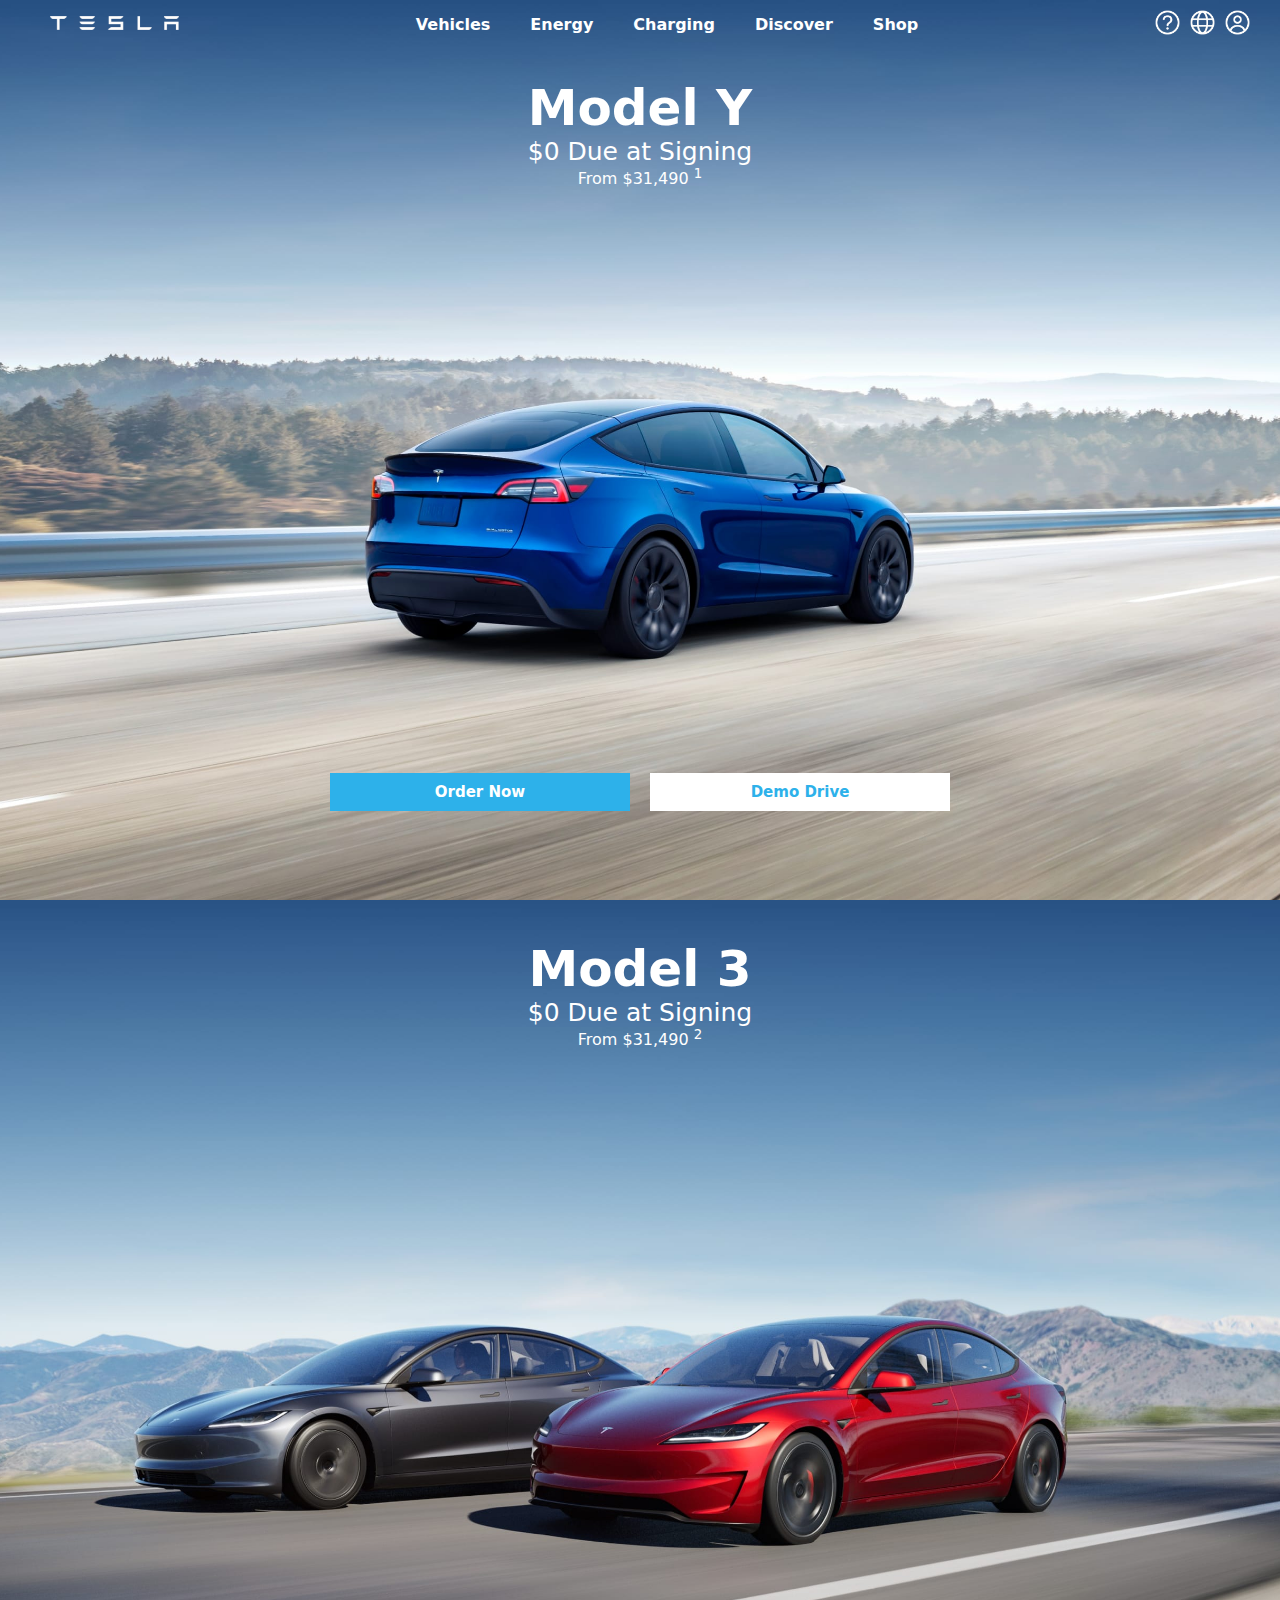
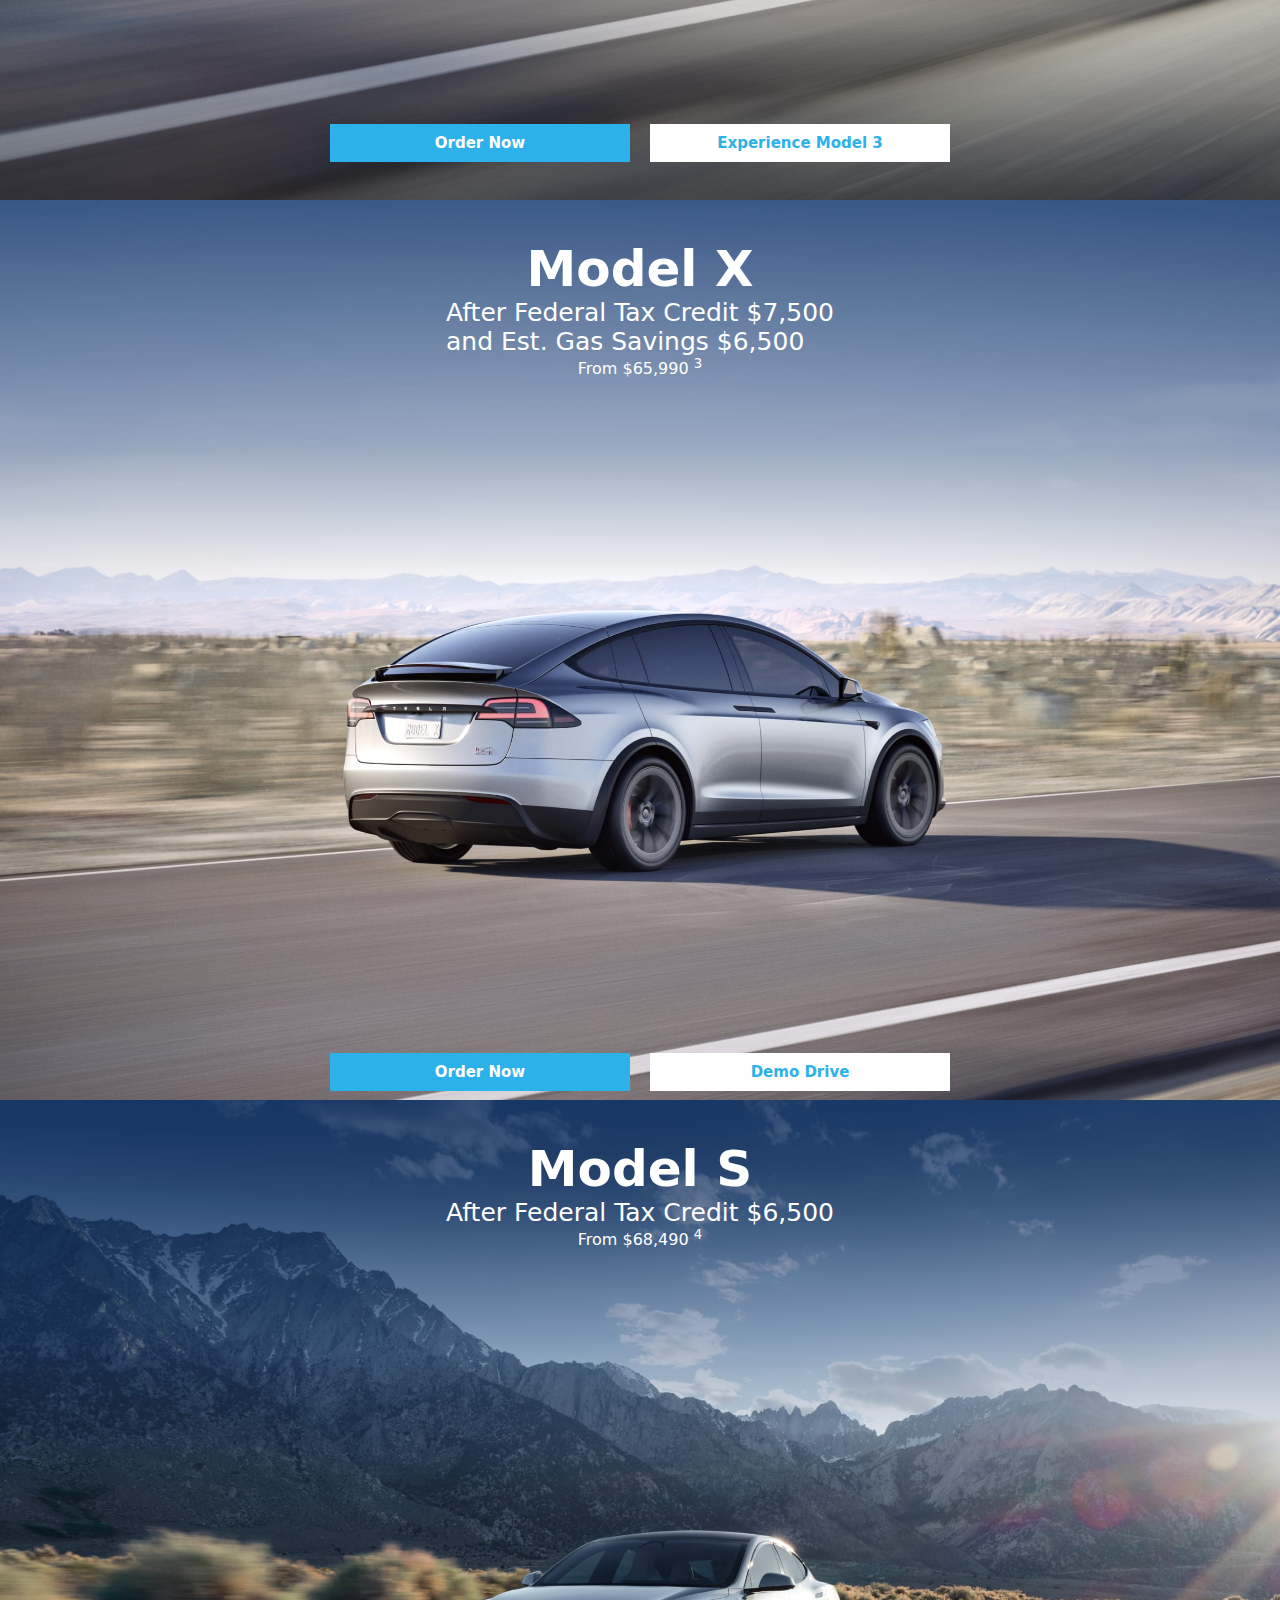
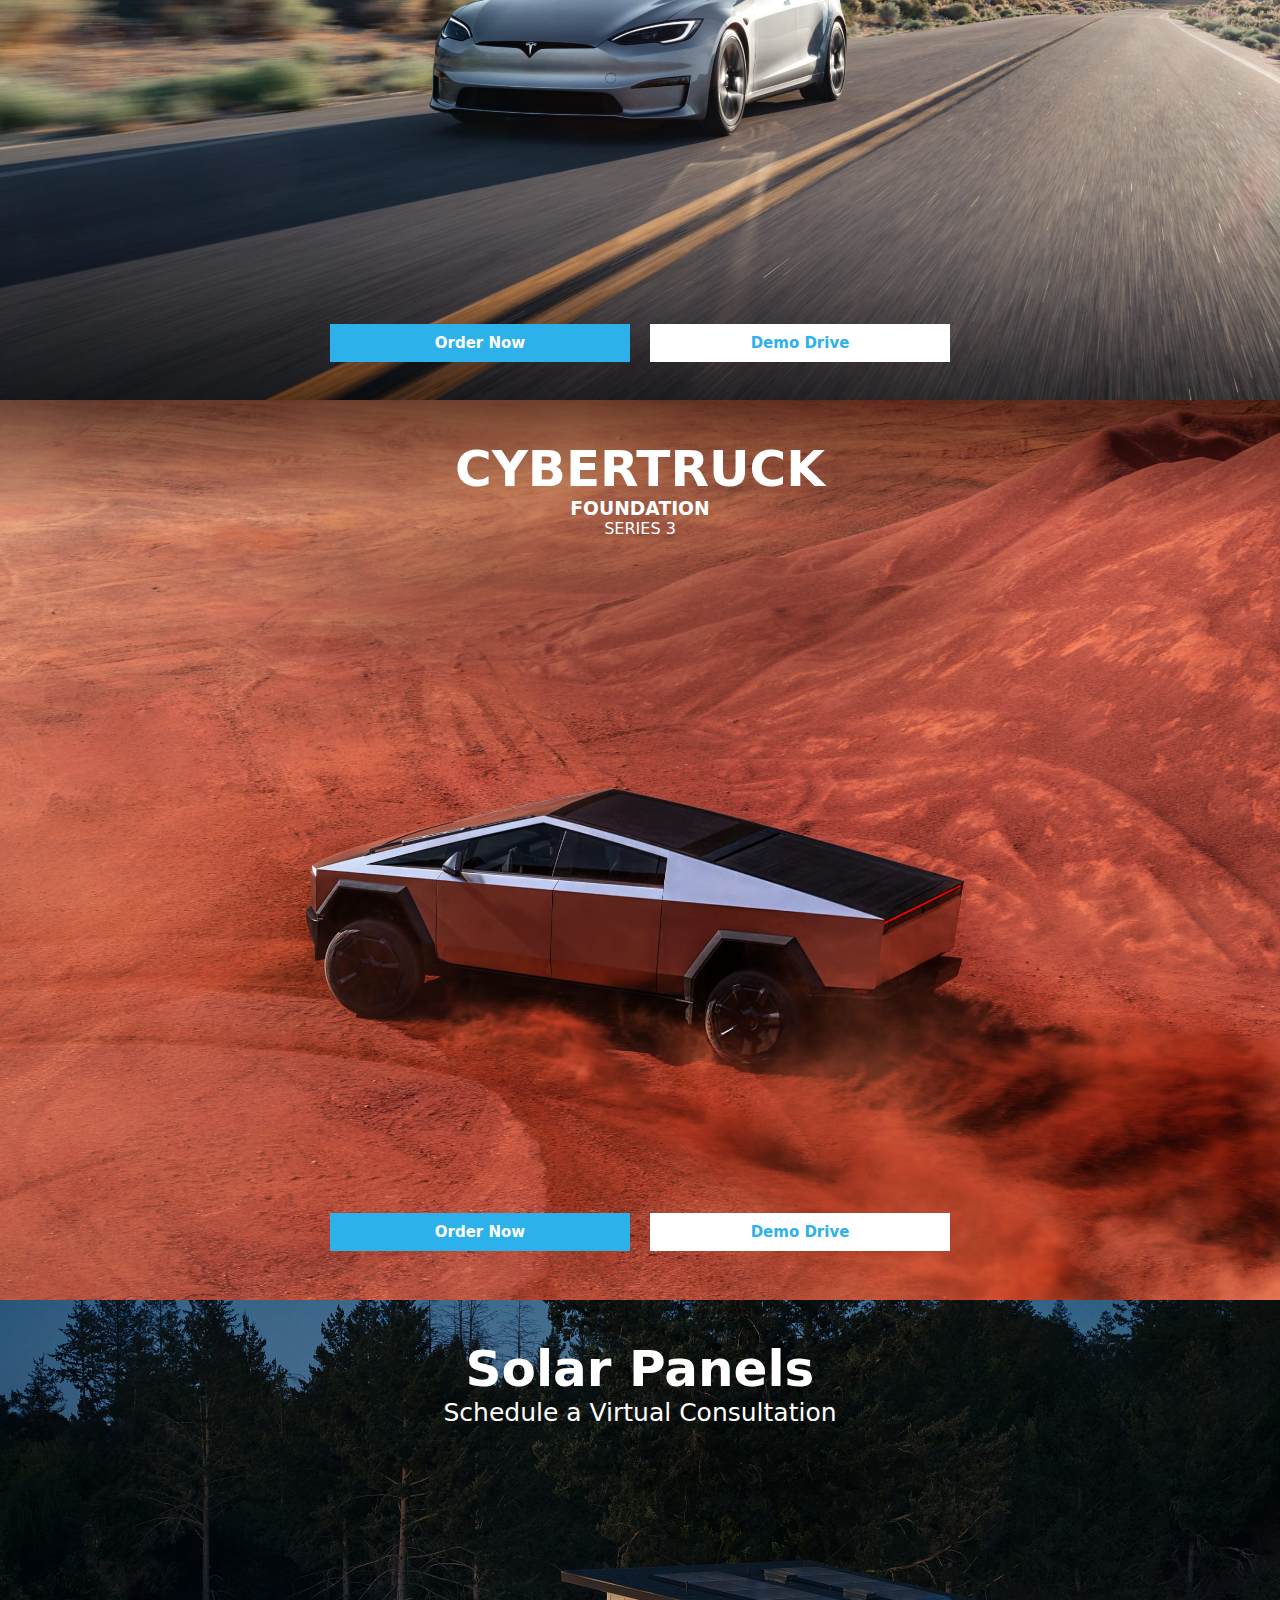
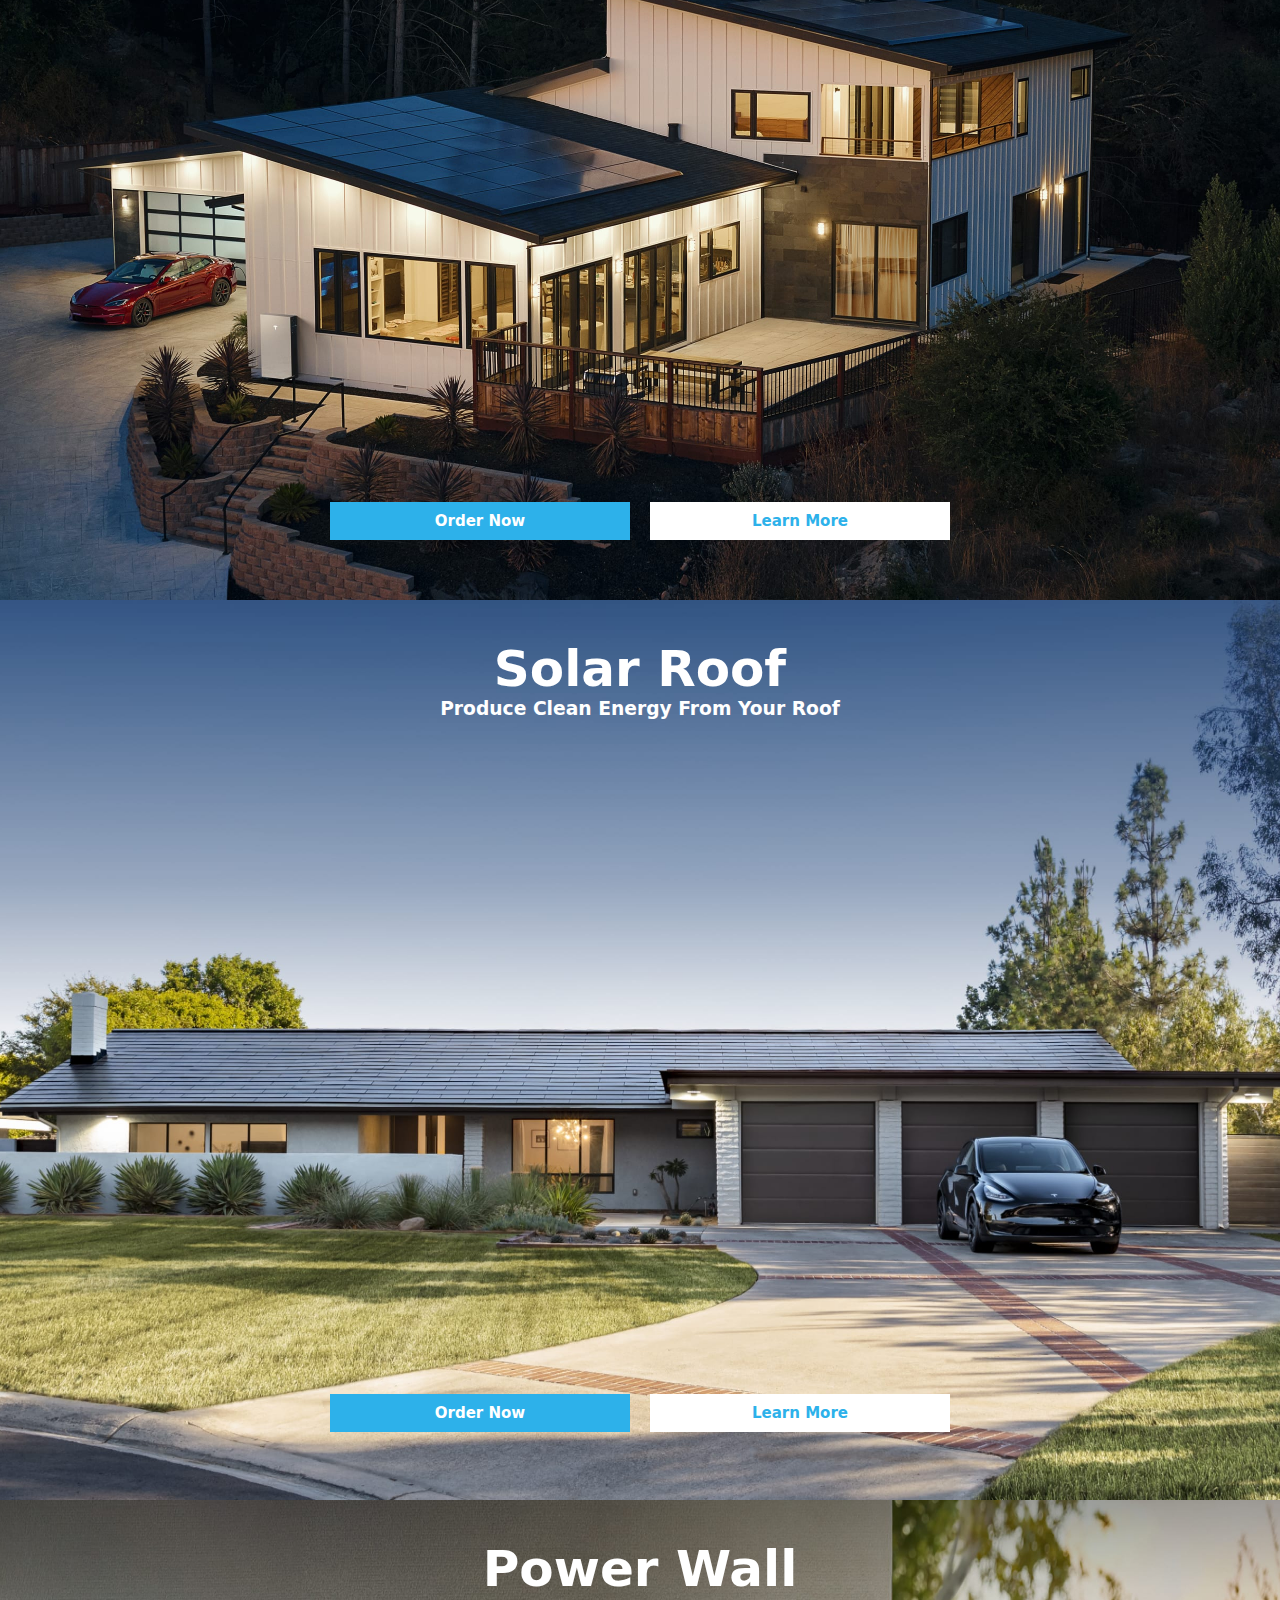
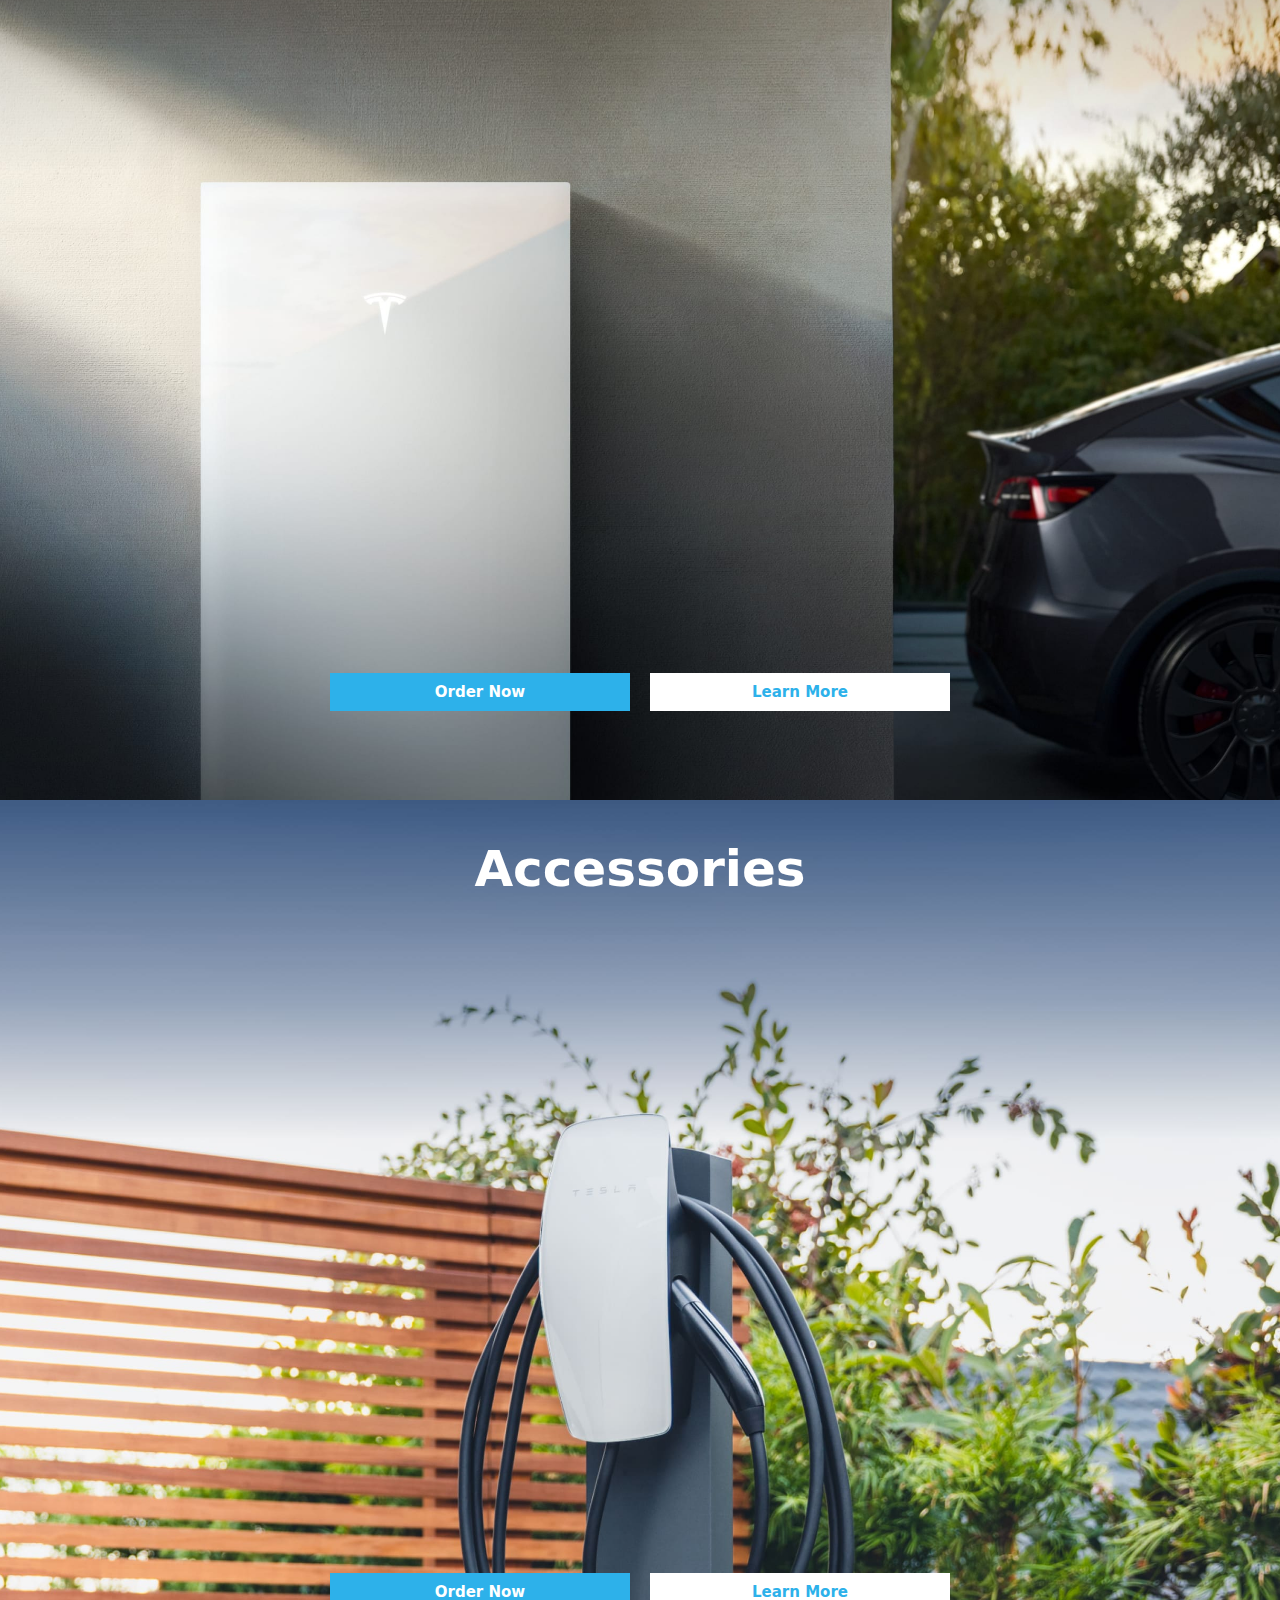
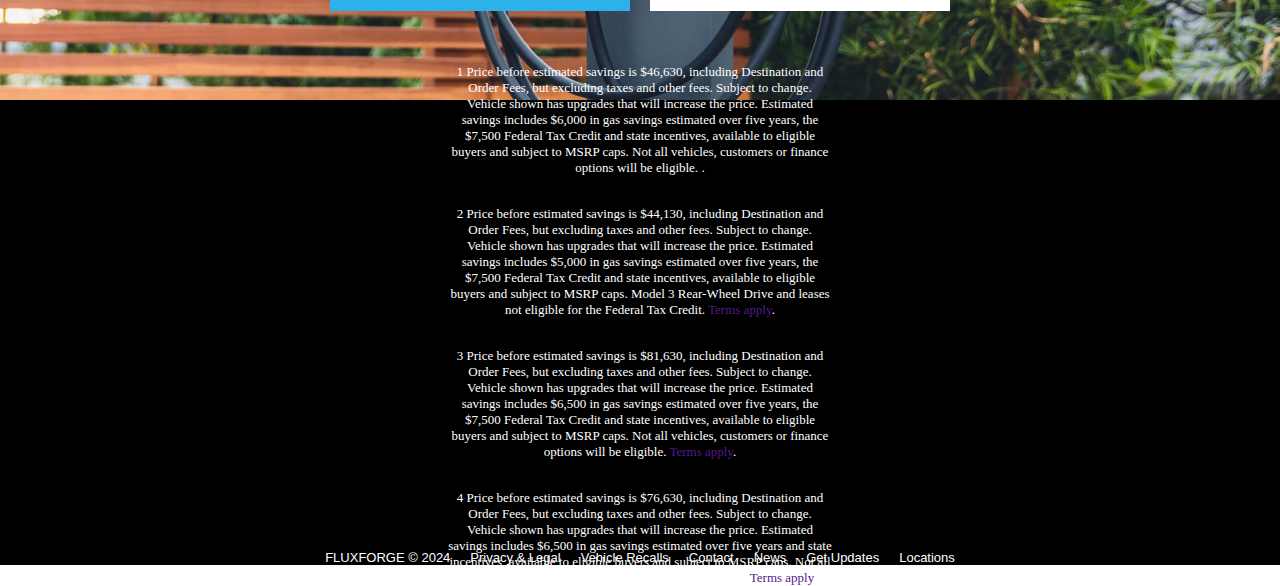
<file: index.html>
<!DOCTYPE html>
<html lang="en">
<head>
    <meta charset="UTF-8">
    <meta name="viewport" content="width=device-width, initial-scale=1.0">
    <title>Document</title>
    <link rel="stylesheet" href="style.css">
</head>
<body>
    <section>
        <nav>
            <div>
                <abbr title="Siddiqah Global Resources"><img src="Image/TESLA.png" alt="" width="149" class="tesla"></abbr>
            </div>
            <div class="li">
                <a href=""><li class="v1">Vehicles</li></a>
                <a href=""><li>Energy</li></a>
                <a href=""><li>Charging</li></a>
                <a href=""><li>Discover</li></a>
                <a href=""><li>Shop</li></a>
            </div>
            <div class="img">
                    <a href=""><img src="Image/FAQ.png" alt="" width="25"></a>
                    <a href=""><img src="Image/WEB.png" alt="" width="25"></a>
                    <a href="login.html"><img src="Image/contact.png" alt="" width="25"></a>
            </div>
        </nav>

        <div class="section">
            <h1>Model Y</h1>
            <a href="">$0 Due at Signing </a>
            <p>From $31,490 <sup>1</sup></p>
        </div>

        <div class="hero">
            <button class="Order">
                Order Now
            </button>
            <button class="Demo">
                Demo Drive
            </button>
        </div>
    </section>

    <section class="model3">
        <div class="section">
            <h1>Model 3</h1>
            <a href="">$0 Due at Signing </a>
            <p>From $31,490 <sup>2</sup></p>
        </div>

        <div class="button">
            <button class="Order">
                Order Now
            </button>
            <button class="Demo">
                Experience Model 3
            </button>
        </div>
    </section>

    <section class="modelX">
        <div class="section">
            <h1>Model X</h1>
            <a href="">After Federal Tax Credit $7,500 <br>
                and Est. Gas Savings $6,500</a>
            <p>From $65,990 <sup>3</sup></p>
        </div>

        <div class="button">
            <button class="Order">
                Order Now
            </button>
            <button class="Demo">
                Demo Drive
            </button>
        </div>
    </section>

    <section class="modelS">
        <div class="section">
            <h1>Model S</h1>
            <a href="">After Federal Tax Credit $6,500</a>
            <p>From $68,490 <sup>4</sup></p>
        </div>

        <div class="button">
            <button class="Order">
                Order Now
            </button>
            <button class="Demo">
                Demo Drive
            </button>
        </div>
    </section>

    <section class="cybertruck">
        <div class="section">
            <h1>CYBERTRUCK</h1>
            <h3>FOUNDATION</h3>
            <p>SERIES 3</p>
        </div>

        <div class="button">
            <button class="Order">
                Order Now
            </button>
            <button class="Demo">
                Demo Drive
            </button>
        </div>
    </section>

    <section class="power">
        <div class="section">
            <h1>Solar Panels</h1>
            <a href="">Schedule a Virtual Consultation</a>
        </div>

        <div class="button">
            <button class="Order">
                Order Now
            </button>
            <button class="Demo">
                Learn More
            </button>
        </div>
    </section>

    <section class="roof">
        <div class="section">
            <h1>Solar Roof</h1>
            <h3>Produce Clean Energy From Your Roof</h3>
        </div>

        <div class="button">
            <button class="Order">
                Order Now
            </button>
            <button class="Demo">
                Learn More
            </button>
        </div>
    </section>

    <section class="wall">
        <div class="section">
            <h1>Power Wall</h1>
        <div class="button">
            <button class="Order">
                Order Now
            </button>
            <button class="Demo">
                Learn More
            </button>
        </div>
    </section>

    <section class="access">
        <div class="section">
            <h1>Accessories</h1>
        <div class="button">
            <button class="Order">
                Order Now
            </button>
            <button class="Demo">
                Learn More
            </button>
        </div>
    </section>

        <div class="part">
            <div>
                <p>
                    1 Price before estimated savings is $46,630, including Destination and Order Fees, but excluding taxes and other fees. Subject to change. Vehicle shown has upgrades that will increase the price. Estimated savings includes $6,000 in gas savings estimated over five years, the $7,500 Federal Tax Credit and state incentives, available to eligible buyers and subject to MSRP caps. Not all vehicles, customers or finance options will be eligible. <a href=""></a>.
                </p>
            </div>
            <div>
                <p>
                2 Price before estimated savings is $44,130, including Destination and Order Fees, but excluding taxes and other fees. Subject to change. Vehicle shown has upgrades that will increase the price. Estimated savings includes $5,000 in gas savings estimated over five years, the $7,500 Federal Tax Credit and state incentives, available to eligible buyers and subject to MSRP caps. Model 3 Rear-Wheel Drive and leases not eligible for the Federal Tax Credit. <a href="">Terms apply</a>.
                </p>
            </div>
            <div>
                <p>
                    3 Price before estimated savings is $81,630, including Destination and Order Fees, but excluding taxes and other fees. Subject to change. Vehicle shown has upgrades that will increase the price. Estimated savings includes $6,500 in gas savings estimated over five years, the $7,500 Federal Tax Credit and state incentives, available to eligible buyers and subject to MSRP caps. Not all vehicles, customers or finance options will be eligible. <a href="">Terms apply</a>.
                </p>
            </div>
            <div>
                <p>
                    4 Price before estimated savings is $76,630, including Destination and Order Fees, but excluding taxes and other fees. Subject to change. Vehicle shown has upgrades that will increase the price. Estimated savings includes $6,500 in gas savings estimated over five years and state incentives, available to eligible buyers and subject to MSRP caps. Not all vehicles, customers or finance options will be eligible. <a href="">Terms apply</a>.
                </p>
            </div>
        </div>

        <footer>
            <li> FLUXFORGE &copy; 2024</li>
            <li>Privacy & Legal</li>
            <li>Vehicle Recalls</li>
            <li>Contact</li>
            <li>News</li>
            <li>Get Updates</li>
            <li>Locations</li>
        </footer>
</body>
</html>
</file>
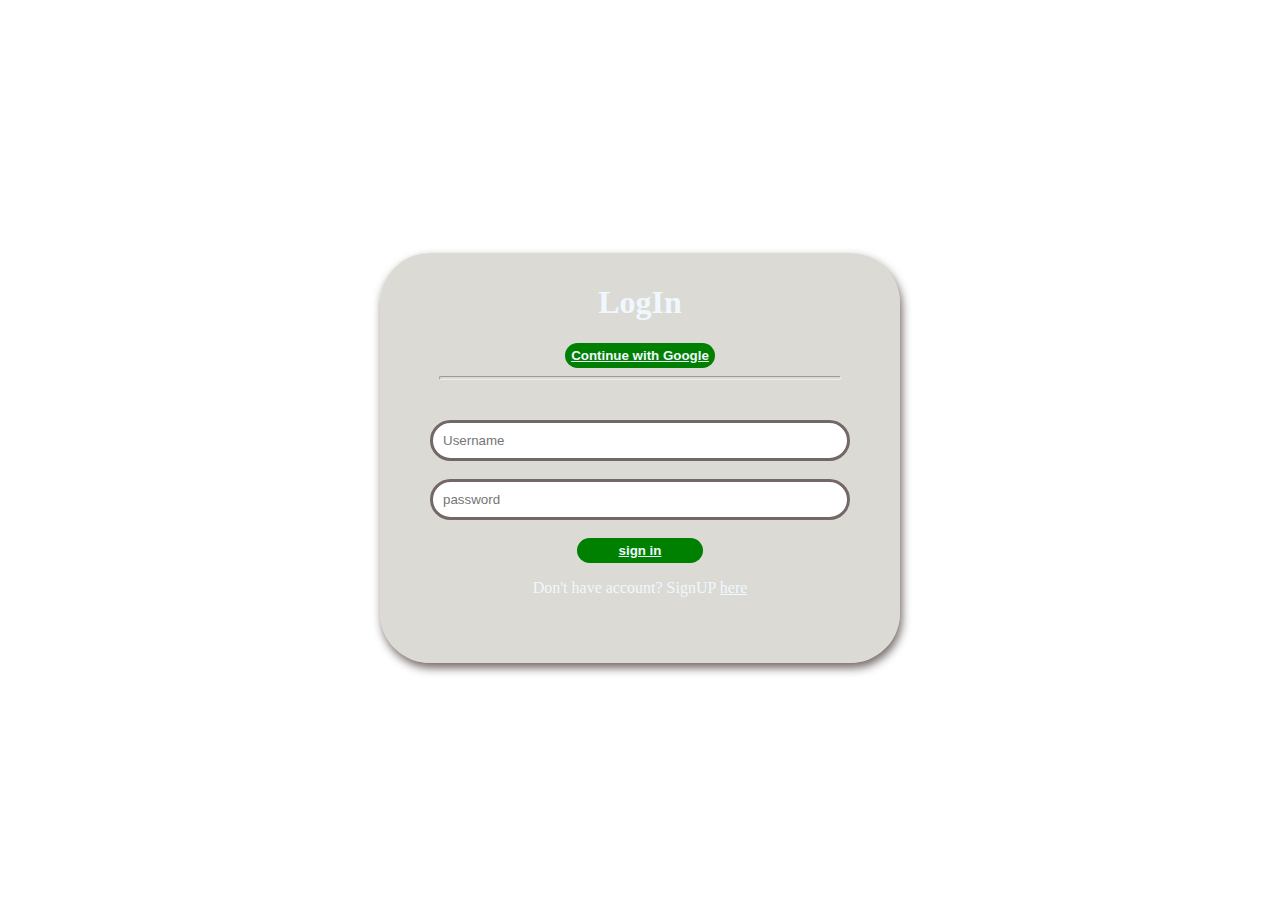
<file: login.html>
<!DOCTYPE html>
<html lang="en">
<head>
    <meta charset="UTF-8">
    <meta name="viewport" content="width=device-width, initial-scale=1.0">
    <title>Document</title>
</head>
<body>

    <section style="box-shadow: 2px 5px 10px rgb(116, 103, 103); background-color:rgba(192, 190, 182, 0.571); border-radius: 50px; width: 500px; margin:20% auto ; padding: 10px;">
        <center>
            <div>
                <div>
                    <h1 style="color: aliceblue;">LogIn</h1>
                    <button style="background-color: green; color: white; width: 30%; padding: 5px; border-radius: 30px; border: none;"><a href="https://accounts.google.com/AccountChooser/signinchooser?service=CPanel&ddm=0&flowName=GlifWebSignIn&flowEntry=AccountChooser" style="color: aliceblue; text-align: center; font-weight: bold;">Continue with Google</a></button>
                    <hr style="width: 80%; color: white; height: 2px; border-radius: 30px;">
                </div>
                <div>
                    <form action="" class="form" style="margin: 20px;padding: 20px; display: flex; flex-direction: column;">
                        <input type="text" required placeholder="Username" style="border: 3px solid rgb(116, 103, 103); border-radius: 50px;padding: 10px;"><br> 
                        <input type="password" required name="" id="" placeholder="password" style="border: 3px solid rgb(116, 103, 103); border-radius: 50px; padding: 10px;"><br>
                        <button style="background-color: green; color: white; width: 30%; padding: 5px; border-radius: 30px; border: none; align-items: center; margin: auto;"><a href="index.html" style="color:aliceblue; font-weight: bold;">sign in</a></button>
                        <p style="color: aliceblue;">Don't have account? SignUP <a href="signup.html" style="color: aliceblue;">here</a></p>
                        
                    </form>
                </div>
            </div>
        </center>
    </section>
</body>
</html>
</file>
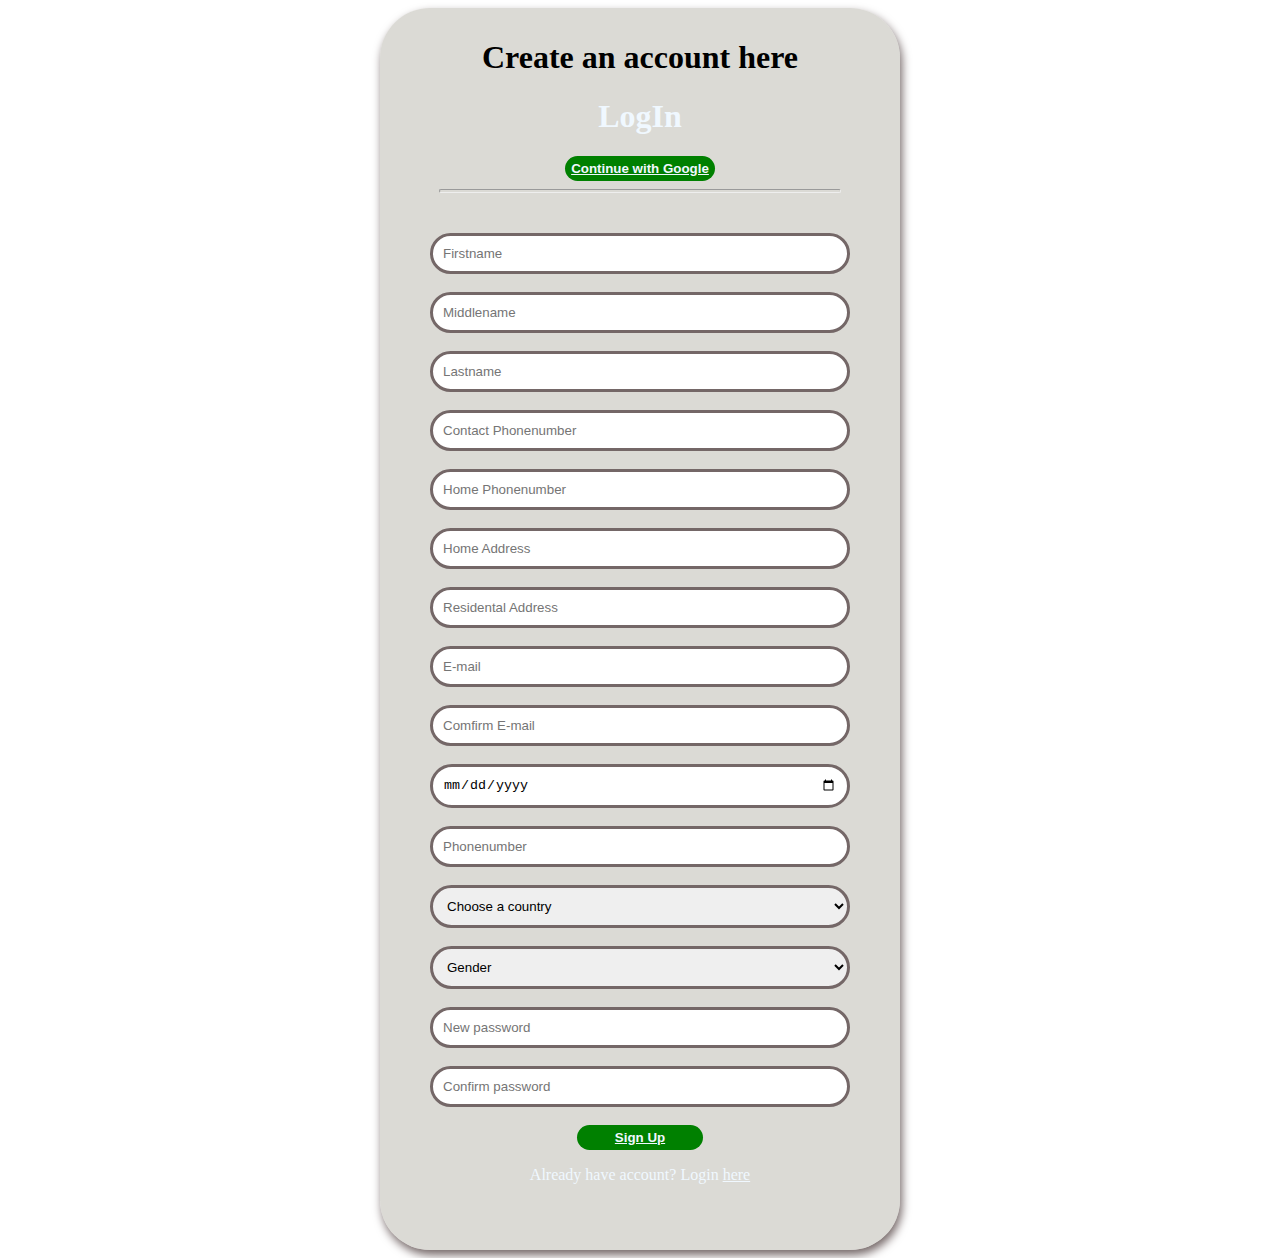
<file: signup.html>
<!DOCTYPE html>
<html lang="en">
<head>
    <meta charset="UTF-8">
    <meta name="viewport" content="width=device-width, initial-scale=1.0">
    <title>Document</title>
</head>
<body>
    <center>
        <section style="box-shadow: 2px 5px 10px rgb(116, 103, 103); background-color: rgba(192, 190, 182, 0.571); border-radius: 50px; width: 500px; margin:auto ; padding: 10px;">
            <div>
                <h1>Create an account here </h1>
                <div>
                    <h1 style="color: aliceblue;">LogIn</h1>
                    <button style="background-color: green; color: white; width: 30%; padding: 5px; border-radius: 30px; border: none;"><a href="https://accounts.google.com/AccountChooser/signinchooser?service=CPanel&ddm=0&flowName=GlifWebSignIn&flowEntry=AccountChooser" style="color: aliceblue; text-align: center; font-weight: bold;">Continue with Google</a></button>
                    <hr style="width: 80%; color: white; height: 2px; border-radius: 30px;">
                </div>
            </div>

            <div>
                <form action="" class="form" style="margin: 20px;padding: 20px; display: flex; flex-direction: column;">
                    <input type="text" placeholder="Firstname" style="border: 3px solid rgb(116, 103, 103); border-radius: 50px;padding: 10px;" required><br>
                    <input type="text" placeholder="Middlename" style="border: 3px solid rgb(116, 103, 103); border-radius: 50px;padding: 10px;" required><br>
                    <input type="text" placeholder="Lastname" style="border: 3px solid rgb(116, 103, 103); border-radius: 50px;padding: 10px;" required><br>
                    <input type="tel" placeholder="Contact Phonenumber" style="border: 3px solid rgb(116, 103, 103); border-radius: 50px;padding: 10px;" required><br>
                    <input type="tel" placeholder="Home Phonenumber" style="border: 3px solid rgb(116, 103, 103); border-radius: 50px;padding: 10px;" required><br>
                    <input type="text" placeholder="Home Address" style="border: 3px solid rgb(116, 103, 103); border-radius: 50px;padding: 10px;" required><br>
                    <input type="text" placeholder="Residental Address" style="border: 3px solid rgb(116, 103, 103); border-radius: 50px;padding: 10px;" required><br>
                    <input type="email" placeholder="E-mail" style="border: 3px solid rgb(116, 103, 103); border-radius: 50px;padding: 10px;" required><br>
                    <input type="email" placeholder="Comfirm E-mail" style="border: 3px solid rgb(116, 103, 103); border-radius: 50px;padding: 10px;" required><br>
                    <input type="date" placeholder="Date of Birth" style="border: 3px solid rgb(116, 103, 103); border-radius: 50px;padding: 10px;" required><br>
                    <input type="tel" placeholder="Phonenumber" style="border: 3px solid rgb(116, 103, 103); border-radius: 50px;padding: 10px;" required><br>

                    <select id="country" name="country" style="border: 3px solid rgb(116, 103, 103); border-radius: 50px;padding: 10px;" required>
                            <option value="">Choose a country</option>
                            <option value="argentina">Argentina</option>
                            <option value="australia">Australia</option>
                            <option value="brazil">Brazil</option>
                            <option value="canada">Canada</option>
                            <option value="china">China</option>
                            <option value="colombia">Colombia</option>
                            <option value="denmark">Denmark</option>
                            <option value="egypt">Egypt</option>
                            <option value="finland">Finland</option>
                            <option value="france">France</option>
                            <option value="germany">Germany</option>
                            <option value="greece">Greece</option>
                            <option value="india">India</option>
                            <option value="indonesia">Indonesia</option>
                            <option value="iran">Iran</option>
                            <option value="iraq">Iraq</option>
                            <option value="ireland">Ireland</option>
                            <option value="israel">Israel</option>
                            <option value="italy">Italy</option>
                            <option value="japan">Japan</option>
                            <option value="kenya">Kenya</option>
                            <option value="malaysia">Malaysia</option>
                            <option value="mexico">Mexico</option>
                            <option value="morocco">Morocco</option>
                            <option value="netherlands">Netherlands</option>
                            <option value="new-zealand">New Zealand</option>
                            <option value="nigeria">Nigeria</option>
                            <option value="norway">Norway</option>
                            <option value="pakistan">Pakistan</option>
                            <option value="peru">Peru</option>
                            <option value="philippines">Philippines</option>
                            <option value="poland">Poland</option>
                            <option value="portugal">Portugal</option>
                            <option value="qatar">Qatar</option>
                            <option value="russia">Russia</option>
                            <option value="saudi-arabia">Saudi Arabia</option>
                            <option value="singapore">Singapore</option>
                            <option value="south-africa">South Africa</option>
                            <option value="south-korea">South Korea</option>
                            <option value="spain">Spain</option>
                            <option value="sweden">Sweden</option>
                            <option value="switzerland">Switzerland</option>
                            <option value="thailand">Thailand</option>
                            <option value="turkey">Turkey</option>
                            <option value="ukraine">Ukraine</option>
                            <option value="uae">United Arab Emirates</option>
                            <option value="uk">United Kingdom</option>
                            <option value="usa">United States</option>
                            <option value="vietnam">Vietnam</option>
                            <option value="zimbabwe">Zimbabwe</option>
                    </select><br>

                    <select name="" id="" style="border: 3px solid rgb(116, 103, 103); border-radius: 50px;padding: 10px;" required>
                            <option value="">Gender</option>
                            <option value="">Male</option>
                            <option value="">Female</option>
                            <option value=""> Custom</option>
                            <option value="">Rather not say</option>
                            <option value="">Born with Male Genter</option>
                            <option value="">Born with Female Genter</option>
                            <option value="">Gay</option>
                            <option value="">Lesbian</option>
                            <option value="">Transgender</option>
                            <option value="">Cross Dresser</option>

                    </select><br>

                        <input type="password" pattern="[a-z0-5]{8,}" placeholder="New password" style="border: 3px solid rgb(116, 103, 103); border-radius: 50px;padding: 10px;" required><br>
                        <input type="password" placeholder="Confirm password" style="border: 3px solid rgb(116, 103, 103); border-radius: 50px;padding: 10px;" required><br>

                        <button style="background-color: green; color: white; width: 30%; padding: 5px; border-radius: 30px; border: none; align-items: center; margin: auto;"><a href="login.html" style="color:aliceblue; font-weight: bold;">Sign Up</a></button>
                        <p style="color: aliceblue;">Already have account? Login <a href="login.html" style="color: aliceblue;">here</a></p>
                </form>
            </div>
        </section>
</center>
</body>
</html>
</file>
<file: style.css>
*{
    margin: 0;
    padding: 0;
    box-sizing: border-box;
}

section{
    background:  url(Image/Homepage-Model-Y-Desktop-US-v2.png)
    no-repeat center center;
    background-size: cover;
    height: 100vh;
}


.tesla{
    display: inline-flex;
    padding-left: 20px;
    color: white;
}

nav{
    /* list-style: none; */
    display: flex;
    justify-content: space-between;
    align-items: center;
    padding-top: 10px;
    padding-left: 30px;
    color: white;
    font-weight: bold;
    font-family: system-ui, -apple-system, BlinkMacSystemFont, 'Segoe UI', Roboto, Oxygen, Ubuntu, Cantarell, 'Open Sans', 'Helvetica Neue', sans-serif;
}
.li{
    display: flex;
    list-style: none;
    gap: 40px;
    color: white;
    text-decoration: none;
}

.li a{
    color: white;
    text-decoration: none;
}

a{
    text-decoration: none;
}

/* .li a:hover{
    padding: 10px;
    background-color: #9cabaf;
    border-radius: 10px;
} */

.img{
    display: flex;
    justify-content: space-between;
    align-items: center;
    gap: 10px;
    padding-right: 30px;
}

.section{
    font-family: system-ui, -apple-system, BlinkMacSystemFont, 'Segoe UI', Roboto, Oxygen, Ubuntu, Cantarell, 'Open Sans', 'Helvetica Neue', sans-serif;
    color: white;
    display: flex;
    justify-content: center;
    align-items: center;
    flex-direction: column;
    padding-top: 40px;
}

.section h1{
    font-size: 50px;
}

.section a{
    font-size: 25px;
    color: white;
}

.sectionp{
    font-size: 15px;
    font-weight: bold;
}

.hero{
    display: flex;
    align-items: center;
    justify-content: center;
    padding-top:65vh;
    gap: 20px;
}

.button{
    display: flex;
    align-items: center;
    justify-content: center;
    padding-top:75vh;
    gap: 20px;
}

button{
    width: 300px;
    padding: 10px;
    border: none;
    color: white;
    font-family: system-ui, -apple-system, BlinkMacSystemFont, 'Segoe UI', Roboto, Oxygen, Ubuntu, Cantarell, 'Open Sans', 'Helvetica Neue', sans-serif;
    font-size: 15px;
    font-weight: bold;
}

.Order{
    background-color: rgb(45, 177, 234);
}

.Demo{
    background-color: white;
    color: rgb(45, 177, 234);
}

.model3{
    background:  url(Image/Homepage-Model-3-Desktop-US.png)
    no-repeat center center;
    background-size: cover;
    height: 100vh;
}

.modelX{
    background:  url(Image/Homepage-Model-X-Desktop-US.png)
    no-repeat center center;
    background-size: cover;
    height: 100vh;
}

.modelS{
    background:  url(Image/Homepage-Model-S-Desktop-US.png)
    no-repeat center center;
    background-size: cover;
    height: 100vh;
}

.cybertruck{
    background:  url(Image/Homepage-Cybertruck-Desktop-v3.png)
    no-repeat center center;
    background-size: cover;
    height: 100vh;
}

.power{
    background:  url(Image/Homepage-SolarPanels-01-Desktop.jpeg)
    no-repeat center center;
    background-size: cover;
    height: 100vh;
}

.roof{
    background:  url(Image/Homepage-SolarRoof-Desktop-US.png)
    no-repeat center center;
    background-size: cover;
    height: 100vh;
}

.wall{
    background:  url(Image/Homepage-Powerwall-Desktop-US.png)
    no-repeat center center;
    background-size: cover;
    height: 100vh;
}

.access{
    background:  url(Image/Homepage-Accessories-Desktop-US.png)
    no-repeat center center;
    background-size: cover;
    height: 100vh;
}

.part{
    color: white;
    background-color: #000000;
    padding: 10px;
    display: flex;
    font-size: 13px;
    font-family: 'Times New Roman', Times, serif;
    text-align: center;
    justify-content: center;
    align-items: center;
    height: 50vh;
    gap: 30px;
    flex-direction: column;
    padding-left: 35%;
    padding-right: 35%;
}

footer{
    background-color: #000000;
    color: white;
    display: flex;
    flex-direction: row;
    gap: 20px;
    align-items: center;
    justify-content: center;
    font-family: 'Segoe UI', Tahoma, Geneva, Verdana, sans-serif;
    font-size: 13px;
    list-style: none;
}
</file>
